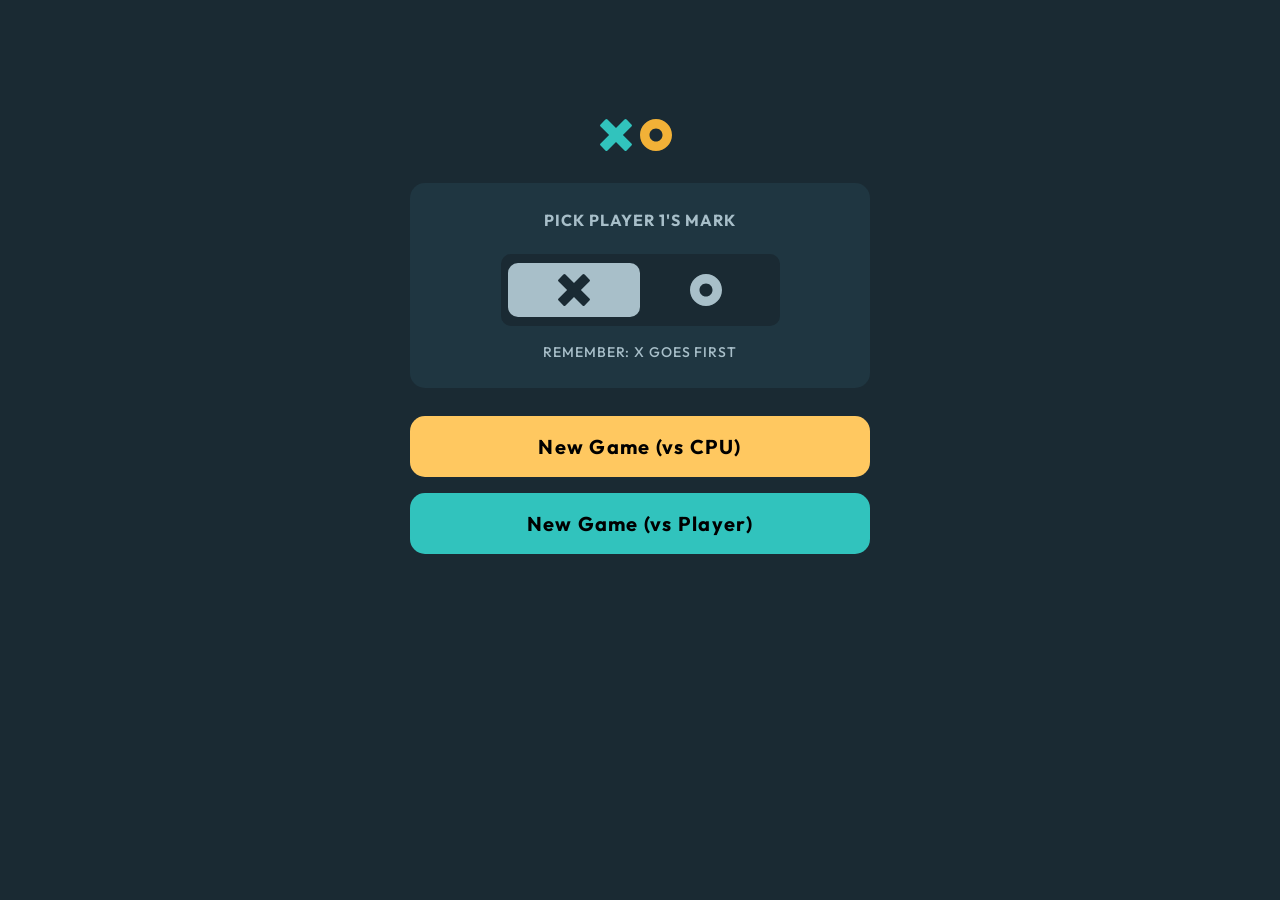
<file: index.html>
<!DOCTYPE html>
<html lang="en">
<head>
  <meta charset="UTF-8">
  <meta name="viewport" content="width=device-width, initial-scale=1.0">

  <link rel="icon" type="image/png" sizes="32x32" href="./assets/favicon-32x32.png">
  <link rel="stylesheet" href="./resources/style.css">
  <title>Tic Tac Toe</title>
</head>
<body>

  <!-- New game menu start -->
<section id="container">

<div id="page1">
    <div class="xo">
      <img class="xos" src='./assets/icon-x.svg' alt="x">
      <img class="xos" src="./assets/icon-o.svg"alt="o">
    </div>

    <div class="chooseDisplay">
      <h1 class="chooseTitle"> PICK PLAYER 1'S MARK</h1>
      <div class="choosing">
        
        <img id="chooseX" class="chooseX" src='./assets/icon-x grey.svg'alt="x">
        <img id="chooseX2" class="chooseX2" src='./assets/icon-x darkGrey.svg'alt="x">

        <img id="chooseO" class="chooseO" src="./assets/icon-o darkGrey.svg"alt="o">
        <img id="chooseO2" class="chooseO2" src="./assets/icon-o grey.svg"alt="o">

      </div>
      <h1 class="chooseInfo">REMEMBER: X GOES FIRST</h1>
  </div>

  <div id="playGameBtn" class="playGameBtn">
    <h1 id="playText1">New Game (vs CPU)</h1>
    <h1 id="playText2">New Game (vs Player)</h1>
  </div>
</div>

</section>

<section id="container2">
  <div id="upper">
    <div class="logos">
      <img  src='./assets/icon-x.svg' alt="x">
      <img  src="./assets/icon-o.svg"alt="o">
    </div>

    <div class="turns" >
      <img id="turnX" src='./assets/icon-x grey.svg'alt="x">
      <img id="turnO" src="./assets/icon-o grey.svg"alt="o">
      <h1 class="turnTitle">TURN</h1>
    </div> 

    <div id="restart" >
      <img class="restartImg" src="./assets/icon-restart.svg">
    </div>
  </div>

  <div class="grid">
    <div cellIndex="0" class="cell"></div>
    <div cellIndex="1" class="cell"></div>
    <div cellIndex="2" class="cell"></div>
    <div cellIndex="3" class="cell"></div>
    <div cellIndex="4" class="cell"></div>
    <div cellIndex="5" class="cell"></div>
    <div cellIndex="6" class="cell"></div>
    <div cellIndex="7" class="cell"></div>
    <div cellIndex="8" class="cell"></div>

    <div class="youScore">
      <h1 >X (Player 1):</h1>
      <h1 id="playerScore">0</h1>
    </div>
    <div class="tieScore">
      <h1>TIES</h1>
      <H1 id="tiesScore">0</H1>
    </div>
    <div class="npcScore">
      <h1>O (Player 2)</h1>
      <h1 id="npcScore">0</h1>
    </div>
  </div>

  <div id="opaciry"></div>


  <div id="card1" class="card1">
    <h1 id="cardTitle"></h1>
    <div id="tRound">
      <img id="oRound" class="winXO" src='./assets/icon-o.svg'alt="o">
      <img id="xRound" class="winXO" src='./assets/icon-x.svg'alt="o">
      <h1 id="takeRound">TAKES THE ROUND</h1>
    </div>
    <div class="buttons">
      <div id="quiteBTN">
          <h1>QUIT</h1>
      </div>
      <div id="continueBTN">
          <h1>NEXT ROUND</h1>
      </div>
    </div>
  </div>

  <div id="card2" >
    <div id="tRound">
      <h1 id="restartTitle">RESTART GAME?</h1>
    </div>
    <div class="buttons">
      <div id="noCancelbtn">
          <h1>NO,CANCEL</h1>
      </div>
      <div id="yesRestartbtn">
          <h1>YES,RESTART</h1>
      </div>
    </div>
  </div>

  

</section>


  
  


  <script src="./resources/app.js"></script>
</body>
</html>
</file>
<file: resources/style.css>
@import url('https://fonts.googleapis.com/css2?family=Outfit:wght@100;200;300;400;500;600;700;800;900&display=swap');

* {
    margin: 0px;
    padding: 0px;
    font-family: 'Outfit', sans-serif;

}

:root {
    --Btn1a:  #31C3BD;
    --btn1b: #65E9E4;

    --btn2a: #F2B137;
    --btn2b: #FFC860;

    --btn3a: #A8BFC9;
    --btn3b: #DBE8ED;

    --btn4a: #1A2A33;
    --btn4b:  #1F3641;
    
}

#container {
    display: flex;
    flex-direction: column;
    align-items: center;
    background-color: #1A2A33;
    height: 100vh;
}

.xo {
    display: flex;
    flex-direction: row;
    align-items: center;
    justify-content: center;
}


.xos {
    height: 32px;
    width: 32px;
    margin-top: 119px;
    margin-right: 8.23px;
    margin-bottom: 32.26px;
}


.chooseDisplay {
    height: 205px;
    width: 100%;
    border-radius: 15px;
    background-color: #1F3641;
    display: flex;
    flex-direction: column;
    justify-content: center;
    align-items: center;
    margin-bottom: 28px;

}

.chooseTitle {
    font-size: 16px;
    font-weight: 700;
    line-height: 20px;
    letter-spacing: 1px;
    color: var(--btn3a);
    margin-bottom: 24px;
}

.chooseInfo {
    font-family: Outfit;
    font-size: 14px;
    font-weight: 500;
    line-height: 18px;
    letter-spacing: 0.875px;
    color: var(--btn3a);
}

.chooseX {
    height: 31.741201400756836px;
    width: 31.741201400756836px;
    padding: 11px 50px; 
    border-radius: 10px;
    cursor: pointer;
    display: none;


}

.chooseX2 {
    display: block;
    height: 31.741201400756836px;
    width: 31.741201400756836px;
    padding: 11px 50px; 
    border-radius: 10px;
    cursor: pointer;
    background-color: var(--btn3a);

}

.chooseO {
    background-color: var(--btn3a);
    height: 31.741201400756836px;
    width: 31.741201400756836px;
    padding: 11px 50px;    
    border-radius: 10px;
    cursor: pointer;
    display: none;
}

.chooseO2 {
    display: block;
    height: 31.741201400756836px;
    width: 31.741201400756836px;
    padding: 11px 50px; 
    border-radius: 10px;
    cursor: pointer;
    

}

.choosing {
    background-color: #1A2A33;
    height: 72px;
    width: 279px;
    border-radius: 10px;
    display: flex;
    justify-content: center;
    align-items: center;
    margin-bottom: 17px;
}

.playGame {
    height: 56px;
    width: 327px;
    border-radius: 15px;
    display: flex;
    align-items: center;
    justify-content: center;
    background-color: #F2B137;
    padding-bottom: 6px;
    cursor: pointer;



}

.playGameBtn{
    display: flex;
    flex-direction: column;
    justify-content: center;
    align-items: center;
}


#playText1 {
    font-size: 16px;
    font-weight: 700;
    line-height: 20px;
    letter-spacing: 1px;
    background-color: var(--btn2b);
    border-radius: 15px;
    padding: 18px 82px;
    margin-bottom: 16px;
    width: -webkit-fill-available;
    display: flex;
    justify-content: center;
    align-items: center;
}

#playText2 {
    font-size: 16px;
    font-weight: 700;
    line-height: 20px;
    letter-spacing: 1px;
    background-color: var(--Btn1a);
    padding: 50px 50px;
    border-radius: 15px;
    padding: 18px 82px;
    width: -webkit-fill-available;
    display: flex;
    justify-content: center;
    align-items: center;
}

/* --------------------------------- PAGE 2 ---------------------------*/

#container2 {
    display: none;
    justify-content: center;
    align-items: center;
    height: 100vh;
    background-color: var(--btn4a);
    width: 100vw;
}

.logos {
}

.logos > img {
    height: 32px;
    width: 32px;
}

.turns {
    background-color: #1F3641;
    width: 96px;
    height: 40px;
    display: flex;
    justify-content: center;
    align-items: center;
    border-radius: 5px;
    margin-right: 74px;
    margin-left: 49px;
}

#turnX {
    width: 16px;
    margin-right: 9px;
}

#turnO {
    width: 16px;
    margin-right: 9px;
    display: none;
}

.turnTitle {
    font-size: 14px;
    font-weight: 700;
    line-height: 18px;
    letter-spacing: 0.875px;
    color: var(--btn3a);
}

#restart {
    width: 40px;
    height: 40px;
    background-color: #A8BFC9;
    display: flex;
    justify-content: center;
    align-items: center;
    border-radius: 5px;
}

.restartImg {
    width: 15px;
    height: 15px;
}

#upper {
    display: flex;
    margin-bottom: 64px;
    width: 100vw;
    justify-content: center;
    align-items: center;
    padding-top: 119px;
    margin-bottom: 64px;
}

.grid {
    display: grid;
    grid-template-columns: 96px 96px 96px;
    grid-template-rows: 96px 96px 96px;
    justify-content: center;
    align-items: center;
    grid-gap: 20px;
}

.cell {
    display:flex;
    justify-content: center;
    align-items: center;
    background-color: var(--btn4b);
    color: white;
    width: 100%;
    height: 100%;
    border-radius: 10px;
    font-size: 60px;
}

.youScore {
    background-color: var(--Btn1a);
    color: var(--btn4a);
    height: 64px;
    border-radius: 10px;
    display: flex;
    justify-content: center;
    align-items: center;
    flex-direction: column;


}

.youScore > h1 {
    font-size: 14px;
    font-weight: 500;
    line-height: 18px;
    letter-spacing: 0.875px;

}

#playerScore, #tiesScore, #npcScore {
    font-size: 20px;
    font-weight: 700;
    line-height: 25px;
    letter-spacing: 1.25px;

}

.tieScore {
    background-color: var(--btn3a);
    color: var(--btn4a);
    height: 64px;
    border-radius: 10px;
    display: flex;
    justify-content: center;
    align-items: center;
    flex-direction: column;
    
}

.tieScore > h1 {
    font-size: 14px;
    font-weight: 500;
    line-height: 18px;
    letter-spacing: 0.875px;
}



.npcScore {
    background-color: var(--btn2a);
    color: var(--btn4a);
    height: 64px;
    border-radius: 10px;
    display: flex;
    justify-content: center;
    align-items: center;
    flex-direction: column;
}

.npcScore > h1 {
    font-size: 14px;
    font-weight: 500;
    line-height: 18px;
    letter-spacing: 0.875px;
}

/* -----------------------------WINNER CARD------------------------------------------------------------ */


.card1 {
    display: none;
    justify-content: center;
    align-items: center;
    flex-direction: column;
    background-color: var(--btn4b);
    height: 228px;
    width: 100vw;
    position: absolute;
    top: 198px;
}

#tRound {
    display: flex;
    flex-direction: row;
    margin-bottom: 24px;
}

#tRound > h1 {
    font-size: 24px;
    font-weight: 700;
    line-height: 30px;
    letter-spacing: 1.5px;

}

#cardTitle {
    font-size: 16px;
    font-weight: 700;
    line-height: 18px;
    letter-spacing: 0.875px;
    color: var(--btn3a);
    margin-bottom: 16px;
    
}

.winXO {
    width: 30px;
    height: 30px;
    margin-right: 8px;
}
#oRound {
    display: none;
}

#xRound {
    display: none;
}

.buttons {
    display: flex;
    flex-direction: row;
    justify-content:center ;
    align-items: center;
}

#quiteBTN {
    background-color: var(--btn3a);
    color: #1A2A33;
    width: 76px;
    height: 52px;
    border-radius: 10px;
    display: flex;
    justify-content: center;
    align-items: center;
    margin-right: 8px;
    cursor: pointer;
}

#quiteBTN > h1 {    
    font-size: 16px;
    font-weight: 700;
    line-height: 20px;
    letter-spacing: 1px;
}

#continueBTN {
    background-color: var(--btn2a);
    color: #1A2A33;
    width: 146px;
    height: 52px;
    border-radius: 10px;
    display: flex;
    justify-content: center;
    align-items: center;
    margin-left: 8px;
    cursor: pointer;
}


#continueBTN > h1 {
    font-size: 16px;
    font-weight: 700;
    line-height: 20px;
    letter-spacing: 1px;
    padding: 0px 10px;
}

.takeRound{
    font-size: 24px;
    font-weight: 700;
    line-height: 30px;
    letter-spacing: 1.5px;
}

#opaciry {
    background-color: black;
    opacity: 0.6;
    width: 100vw;
    height: 100vh;
    position: absolute;
    top: 0px;
    display: none;
}

#card2 {
    display: none;
    justify-content: center;
    align-items: center;
    flex-direction: column;
    background-color: var(--btn4b);
    height: 228px;
    width: 100vw;
    position: absolute;
    top: 198px;
}

#noCancelbtn {
    background-color: var(--btn3a);
    color: #1A2A33;
    width: 146px;
    height: 52px;
    border-radius: 10px;
    display: flex;
    justify-content: center;
    align-items: center;
    margin-right: 8px;
    cursor: pointer;
    font-size: 12px;
    font-weight: 700;
    line-height: 20px;
    letter-spacing: 1px;

}

#yesRestartbtn {
    background-color: var(--btn2a);
    color: var(--btn4a);
    width: 146px;
    height: 52px;
    border-radius: 10px;
    display: flex;
    justify-content: center;
    align-items: center;
    margin-left: 8px;
    cursor: pointer;
    font-size: 12px;
    font-weight: 700;
    line-height: 20px;
    letter-spacing: 1px;
}

#restartTitle {
    font-size: 24px;
    font-weight: 700;
    line-height: 30px;
    letter-spacing: 1.5px;
    color: var(--btn3a);
}

/* --------------------- MEDIA QUERIES ----------------------- */

/* 
  ##Device = Desktops
  ##Screen = 1281px to higher resolution desktops
*/

@media (min-width: 1281px) {

    #page1 {
        width: 460px;
    }

    .xos{
        margin-top: 215px;
    }

    .choosing {
        width: 396px;

    }

    .chooseX {
        padding: 11px 80px;
    }

    .chooseX2 {
        padding: 11px 80px;
    }

    .chooseO {
        padding: 11px 80px;
    }

    .chooseO2 {
        padding: 11px 80px;
    }

    #upper {
        margin-bottom: 19px;
        padding-top: 45px;


    }

    .grid {
        grid-template-columns: 140px 140px 140px;
        grid-template-rows: 140px 140px 140px;
    }

    .turns {
        width: 140px;
        height: 52px;
        margin-right: 114px;
        margin-left: 89px;
    }

    .card1 {
        top: 300px;
    }
    
  }
  
  /* 
    ##Device = Laptops, Desktops
    ##Screen = B/w 1025px to 1280px
  */
  
  @media (min-width: 1024px) and (max-width: 1280px) {
     
    #page1 {
        width: 460px;
        height: 471px;
    }

    #playGameBtn {
        display: flex;
        justify-content: center;
        align-items: center;
    }

    #playText1 {
        font-size: 20px;
        font-weight: 700;
        line-height: 25px;
        letter-spacing: 1.25px;
    }
    #playText2 {
        font-size: 20px;
        font-weight: 700;
        line-height: 25px;
        letter-spacing: 1.25px;
    }

    .grid {
        grid-template-columns: 100px 100px 100px;
        grid-template-rows: 100px 100px 100px;
    }

    #upper {
        margin-bottom: 19px;
        padding-top: 53px;

    }

    .turns {
        width: 107px;
        height: 52px;
        margin-right: 70px;
        margin-left: 50px;
    }

    .cell {
        font-size: 65px;
    }

    #container2 {
        height: 100vh;

    }

    .card1 {
        height: 266px;
    }

    #tRound > h1 {
        font-size: 40px;
    
    }

    #oRound {
        height: 64px;
        width: 64px;
        margin-right: 24px;

    }

    #xRound {
        height: 64px;
        width: 64px;
        margin-right: 24px;
    }

    #takeRound{
        display: flex;
        justify-content: center;
        align-items: center;
    }
    
  }
  
  /* 
    ##Device = Tablets, Ipads (portrait)
    ##Screen = B/w 768px to 1024px
  */
  
  @media (min-width: 767px) and (max-width: 1023px) {
    
    #page1 {
        width: 460px;
        height: 471px;
    }

    #playGameBtn {
        display: flex;
        justify-content: center;
        align-items: center;
    }

    #playText1 {
        font-size: 20px;
        font-weight: 700;
        line-height: 25px;
        letter-spacing: 1.25px;
    }
    #playText2 {
        font-size: 20px;
        font-weight: 700;
        line-height: 25px;
        letter-spacing: 1.25px;
    }

    .grid {
        grid-template-columns: 140px 140px 140px;
        grid-template-rows: 140px 140px 140px;
    }

    #upper {
        margin-bottom: 19px;
        padding-top: 200px;

    }

    .turns {
        width: 140px;
        height: 52px;
        margin-right: 114px;
        margin-left: 89px;
    }

    .cell {
        font-size: 90px;
    }

    #container2 {
        height: 100vh;

    }

    .card1 {
        height: 266px;
    }

    #tRound > h1 {
        font-size: 40px;
    
    }

    #oRound {
        height: 64px;
        width: 64px;
        margin-right: 24px;

    }

    #xRound {
        height: 64px;
        width: 64px;
        margin-right: 24px;
    }

    #takeRound{
        display: flex;
        justify-content: center;
        align-items: center;
    }

    #card1 {
        top: 386px;
    }

    #card2 {
        top: 386px;
    }

    .xos {
        padding-top: 166px;

    }
  }
</file>
